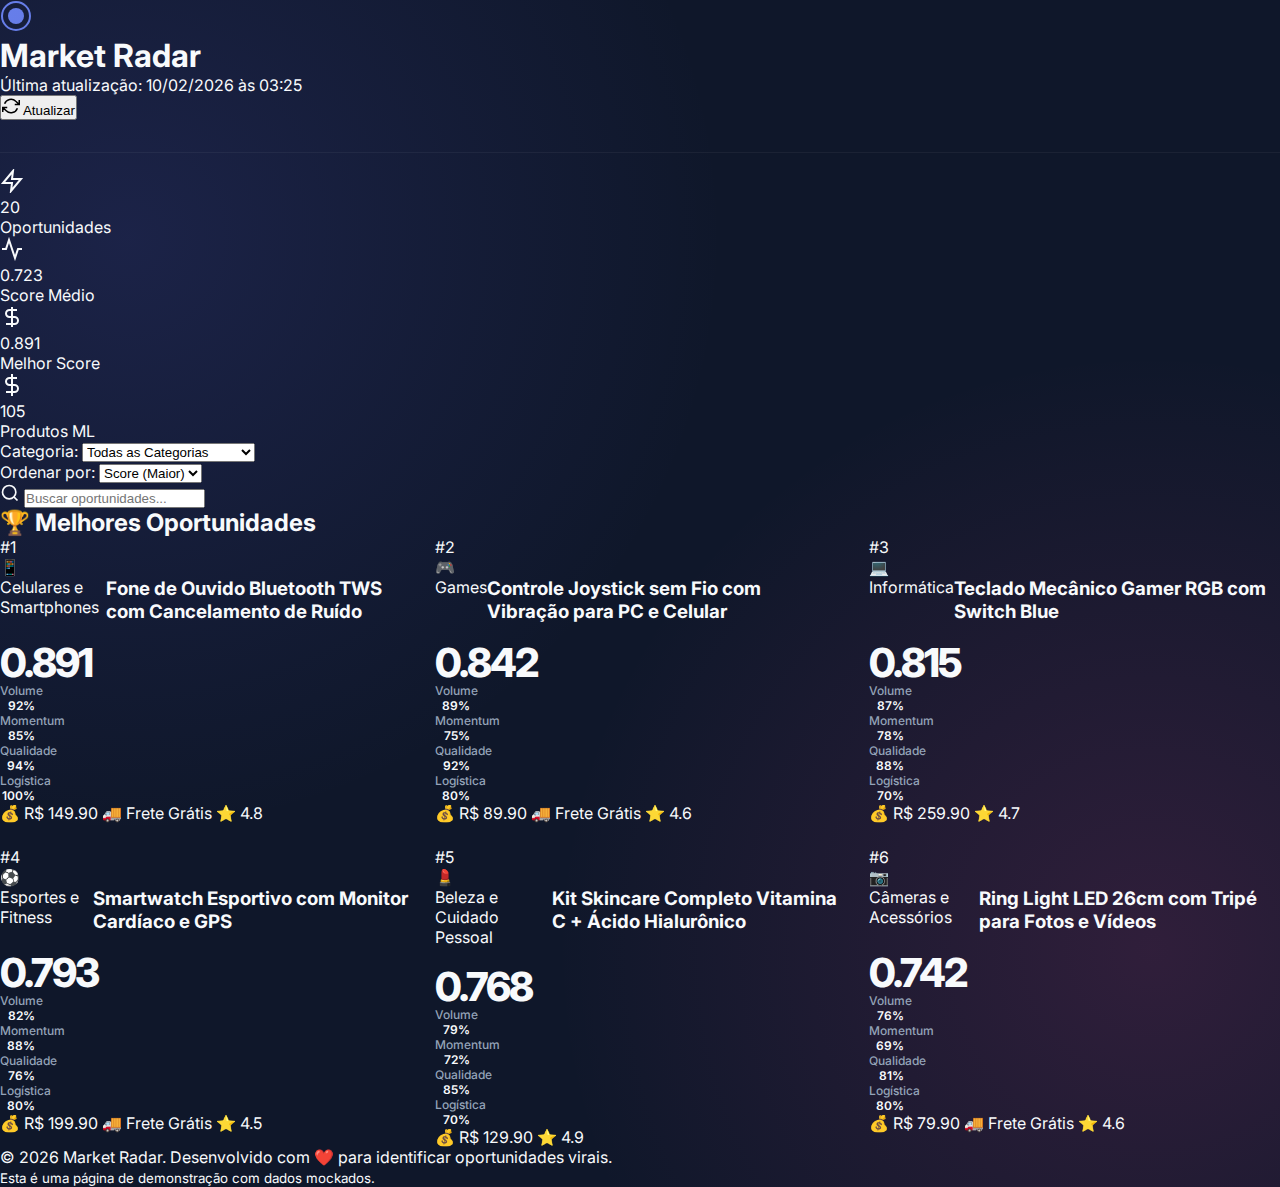
<file: web/demo.html>
<!DOCTYPE html>
<html lang="pt-BR">

<head>
    <meta charset="UTF-8">
    <meta name="viewport" content="width=device-width, initial-scale=1.0">
    <title>Market Radar - Preview Demo</title>
    <link href="https://fonts.googleapis.com/css2?family=Inter:wght@300;400;500;600;700;800&display=swap"
        rel="stylesheet">
    <link rel="stylesheet" href="style.css">
</head>

<body>
    <div class="background-gradient"></div>

    <header class="header">
        <div class="container">
            <div class="header-content">
                <div class="logo">
                    <svg width="32" height="32" viewBox="0 0 32 32" fill="none">
                        <circle cx="16" cy="16" r="14" stroke="url(#gradient)" stroke-width="2" />
                        <circle cx="16" cy="16" r="8" fill="url(#gradient)" />
                        <defs>
                            <linearGradient id="gradient" x1="0" y1="0" x2="32" y2="32">
                                <stop offset="0%" stop-color="#667eea" />
                                <stop offset="100%" stop-color="#764ba2" />
                            </linearGradient>
                        </defs>
                    </svg>
                    <h1>Market Radar</h1>
                </div>
                <div class="header-stats">
                    <div class="stat-pill">
                        <span class="stat-label">Última atualização:</span>
                        <span class="stat-value">10/02/2026 às 03:25</span>
                    </div>
                    <button class="btn-refresh">
                        <svg width="18" height="18" viewBox="0 0 24 24" fill="none" stroke="currentColor"
                            stroke-width="2">
                            <path
                                d="M23 4v6h-6M1 20v-6h6M3.51 9a9 9 0 0 1 14.85-3.36L23 10M1 14l4.64 4.36A9 9 0 0 0 20.49 15" />
                        </svg>
                        Atualizar
                    </button>
                </div>
            </div>
        </div>
    </header>

    <main class="main-content">
        <div class="container">

            <section class="hero-stats">
                <div class="stat-card">
                    <div class="stat-icon purple">
                        <svg width="24" height="24" viewBox="0 0 24 24" fill="none" stroke="currentColor"
                            stroke-width="2">
                            <path d="M13 2L3 14h9l-1 8 10-12h-9l1-8z" />
                        </svg>
                    </div>
                    <div class="stat-content">
                        <div class="stat-number">20</div>
                        <div class="stat-text">Oportunidades</div>
                    </div>
                </div>

                <div class="stat-card">
                    <div class="stat-icon blue">
                        <svg width="24" height="24" viewBox="0 0 24 24" fill="none" stroke="currentColor"
                            stroke-width="2">
                            <polyline points="22 12 18 12 15 21 9 3 6 12 2 12" />
                        </svg>
                    </div>
                    <div class="stat-content">
                        <div class="stat-number">0.723</div>
                        <div class="stat-text">Score Médio</div>
                    </div>
                </div>

                <div class="stat-card">
                    <div class="stat-icon green">
                        <svg width="24" height="24" viewBox="0 0 24 24" fill="none" stroke="currentColor"
                            stroke-width="2">
                            <path d="M12 2v20M17 5H9.5a3.5 3.5 0 0 0 0 7h5a3.5 3.5 0 0 1 0 7H6" />
                        </svg>
                    </div>
                    <div class="stat-content">
                        <div class="stat-number">0.891</div>
                        <div class="stat-text">Melhor Score</div>
                    </div>
                </div>

                <div class="stat-card">
                    <div class="stat-icon orange">
                        <svg width="24" height="24" viewBox="0 0 24 24" fill="none" stroke="currentColor"
                            stroke-width="2">
                            <line x1="12" y1="1" x2="12" y2="23" />
                            <path d="M17 5H9.5a3.5 3.5 0 0 0 0 7h5a3.5 3.5 0 0 1 0 7H6" />
                        </svg>
                    </div>
                    <div class="stat-content">
                        <div class="stat-number">105</div>
                        <div class="stat-text">Produtos ML</div>
                    </div>
                </div>
            </section>

            <section class="filters">
                <div class="filter-group">
                    <label>Categoria:</label>
                    <select>
                        <option>Todas as Categorias</option>
                        <option>Celulares e Smartphones</option>
                        <option>Games</option>
                        <option>Informática</option>
                    </select>
                </div>
                <div class="filter-group">
                    <label>Ordenar por:</label>
                    <select>
                        <option>Score (Maior)</option>
                        <option>Volume</option>
                        <option>Momentum</option>
                        <option>Qualidade</option>
                    </select>
                </div>
                <div class="search-box">
                    <svg width="20" height="20" viewBox="0 0 24 24" fill="none" stroke="currentColor" stroke-width="2">
                        <circle cx="11" cy="11" r="8" />
                        <path d="m21 21-4.35-4.35" />
                    </svg>
                    <input type="text" placeholder="Buscar oportunidades...">
                </div>
            </section>

            <section class="opportunities-section">
                <h2 class="section-title">
                    <span class="title-icon">🏆</span>
                    Melhores Oportunidades
                </h2>

                <div class="opportunities-grid">

                    <!-- Card 1 -->
                    <div class="opportunity-card">
                        <div class="card-rank">#1</div>
                        <div class="card-thumbnail no-image">📱</div>
                        <div class="card-content">
                            <div class="card-header">
                                <span class="card-category">Celulares e Smartphones</span>
                                <h3 class="card-title">Fone de Ouvido Bluetooth TWS com Cancelamento de Ruído</h3>
                            </div>
                            <div class="card-score">
                                <div class="score-bar">
                                    <div class="score-fill" style="width: 89.1%"></div>
                                </div>
                                <div class="score-value">0.891</div>
                            </div>
                            <div class="card-metrics">
                                <div class="metric">
                                    <div class="metric-label">Volume</div>
                                    <div class="metric-value">92%</div>
                                </div>
                                <div class="metric">
                                    <div class="metric-label">Momentum</div>
                                    <div class="metric-value">85%</div>
                                </div>
                                <div class="metric">
                                    <div class="metric-label">Qualidade</div>
                                    <div class="metric-value">94%</div>
                                </div>
                                <div class="metric">
                                    <div class="metric-label">Logística</div>
                                    <div class="metric-value">100%</div>
                                </div>
                            </div>
                            <div class="card-footer">
                                <span class="badge info">💰 R$ 149.90</span>
                                <span class="badge success">🚚 Frete Grátis</span>
                                <span class="badge warning">⭐ 4.8</span>
                            </div>
                        </div>
                    </div>

                    <!-- Card 2 -->
                    <div class="opportunity-card" style="animation-delay: 0.05s">
                        <div class="card-rank">#2</div>
                        <div class="card-thumbnail no-image">🎮</div>
                        <div class="card-content">
                            <div class="card-header">
                                <span class="card-category">Games</span>
                                <h3 class="card-title">Controle Joystick sem Fio com Vibração para PC e Celular</h3>
                            </div>
                            <div class="card-score">
                                <div class="score-bar">
                                    <div class="score-fill" style="width: 84.2%"></div>
                                </div>
                                <div class="score-value">0.842</div>
                            </div>
                            <div class="card-metrics">
                                <div class="metric">
                                    <div class="metric-label">Volume</div>
                                    <div class="metric-value">89%</div>
                                </div>
                                <div class="metric">
                                    <div class="metric-label">Momentum</div>
                                    <div class="metric-value">75%</div>
                                </div>
                                <div class="metric">
                                    <div class="metric-label">Qualidade</div>
                                    <div class="metric-value">92%</div>
                                </div>
                                <div class="metric">
                                    <div class="metric-label">Logística</div>
                                    <div class="metric-value">80%</div>
                                </div>
                            </div>
                            <div class="card-footer">
                                <span class="badge info">💰 R$ 89.90</span>
                                <span class="badge success">🚚 Frete Grátis</span>
                                <span class="badge warning">⭐ 4.6</span>
                            </div>
                        </div>
                    </div>

                    <!-- Card 3 -->
                    <div class="opportunity-card" style="animation-delay: 0.1s">
                        <div class="card-rank">#3</div>
                        <div class="card-thumbnail no-image">💻</div>
                        <div class="card-content">
                            <div class="card-header">
                                <span class="card-category">Informática</span>
                                <h3 class="card-title">Teclado Mecânico Gamer RGB com Switch Blue</h3>
                            </div>
                            <div class="card-score">
                                <div class="score-bar">
                                    <div class="score-fill" style="width: 81.5%"></div>
                                </div>
                                <div class="score-value">0.815</div>
                            </div>
                            <div class="card-metrics">
                                <div class="metric">
                                    <div class="metric-label">Volume</div>
                                    <div class="metric-value">87%</div>
                                </div>
                                <div class="metric">
                                    <div class="metric-label">Momentum</div>
                                    <div class="metric-value">78%</div>
                                </div>
                                <div class="metric">
                                    <div class="metric-label">Qualidade</div>
                                    <div class="metric-value">88%</div>
                                </div>
                                <div class="metric">
                                    <div class="metric-label">Logística</div>
                                    <div class="metric-value">70%</div>
                                </div>
                            </div>
                            <div class="card-footer">
                                <span class="badge info">💰 R$ 259.90</span>
                                <span class="badge warning">⭐ 4.7</span>
                            </div>
                        </div>
                    </div>

                    <!-- Card 4 -->
                    <div class="opportunity-card" style="animation-delay: 0.15s">
                        <div class="card-rank">#4</div>
                        <div class="card-thumbnail no-image">⚽</div>
                        <div class="card-content">
                            <div class="card-header">
                                <span class="card-category">Esportes e Fitness</span>
                                <h3 class="card-title">Smartwatch Esportivo com Monitor Cardíaco e GPS</h3>
                            </div>
                            <div class="card-score">
                                <div class="score-bar">
                                    <div class="score-fill" style="width: 79.3%"></div>
                                </div>
                                <div class="score-value">0.793</div>
                            </div>
                            <div class="card-metrics">
                                <div class="metric">
                                    <div class="metric-label">Volume</div>
                                    <div class="metric-value">82%</div>
                                </div>
                                <div class="metric">
                                    <div class="metric-label">Momentum</div>
                                    <div class="metric-value">88%</div>
                                </div>
                                <div class="metric">
                                    <div class="metric-label">Qualidade</div>
                                    <div class="metric-value">76%</div>
                                </div>
                                <div class="metric">
                                    <div class="metric-label">Logística</div>
                                    <div class="metric-value">80%</div>
                                </div>
                            </div>
                            <div class="card-footer">
                                <span class="badge info">💰 R$ 199.90</span>
                                <span class="badge success">🚚 Frete Grátis</span>
                                <span class="badge warning">⭐ 4.5</span>
                            </div>
                        </div>
                    </div>

                    <!-- Card 5 -->
                    <div class="opportunity-card" style="animation-delay: 0.2s">
                        <div class="card-rank">#5</div>
                        <div class="card-thumbnail no-image">💄</div>
                        <div class="card-content">
                            <div class="card-header">
                                <span class="card-category">Beleza e Cuidado Pessoal</span>
                                <h3 class="card-title">Kit Skincare Completo Vitamina C + Ácido Hialurônico</h3>
                            </div>
                            <div class="card-score">
                                <div class="score-bar">
                                    <div class="score-fill" style="width: 76.8%"></div>
                                </div>
                                <div class="score-value">0.768</div>
                            </div>
                            <div class="card-metrics">
                                <div class="metric">
                                    <div class="metric-label">Volume</div>
                                    <div class="metric-value">79%</div>
                                </div>
                                <div class="metric">
                                    <div class="metric-label">Momentum</div>
                                    <div class="metric-value">72%</div>
                                </div>
                                <div class="metric">
                                    <div class="metric-label">Qualidade</div>
                                    <div class="metric-value">85%</div>
                                </div>
                                <div class="metric">
                                    <div class="metric-label">Logística</div>
                                    <div class="metric-value">70%</div>
                                </div>
                            </div>
                            <div class="card-footer">
                                <span class="badge info">💰 R$ 129.90</span>
                                <span class="badge warning">⭐ 4.9</span>
                            </div>
                        </div>
                    </div>

                    <!-- Card 6 -->
                    <div class="opportunity-card" style="animation-delay: 0.25s">
                        <div class="card-rank">#6</div>
                        <div class="card-thumbnail no-image">📷</div>
                        <div class="card-content">
                            <div class="card-header">
                                <span class="card-category">Câmeras e Acessórios</span>
                                <h3 class="card-title">Ring Light LED 26cm com Tripé para Fotos e Vídeos</h3>
                            </div>
                            <div class="card-score">
                                <div class="score-bar">
                                    <div class="score-fill" style="width: 74.2%"></div>
                                </div>
                                <div class="score-value">0.742</div>
                            </div>
                            <div class="card-metrics">
                                <div class="metric">
                                    <div class="metric-label">Volume</div>
                                    <div class="metric-value">76%</div>
                                </div>
                                <div class="metric">
                                    <div class="metric-label">Momentum</div>
                                    <div class="metric-value">69%</div>
                                </div>
                                <div class="metric">
                                    <div class="metric-label">Qualidade</div>
                                    <div class="metric-value">81%</div>
                                </div>
                                <div class="metric">
                                    <div class="metric-label">Logística</div>
                                    <div class="metric-value">80%</div>
                                </div>
                            </div>
                            <div class="card-footer">
                                <span class="badge info">💰 R$ 79.90</span>
                                <span class="badge success">🚚 Frete Grátis</span>
                                <span class="badge warning">⭐ 4.6</span>
                            </div>
                        </div>
                    </div>

                </div>
            </section>

        </div>
    </main>

    <footer class="footer">
        <div class="container">
            <p>&copy; 2026 Market Radar. Desenvolvido com ❤️ para identificar oportunidades virais.</p>
            <p><small>Esta é uma página de demonstração com dados mockados.</small></p>
        </div>
    </footer>

</body>

</html>
</file>
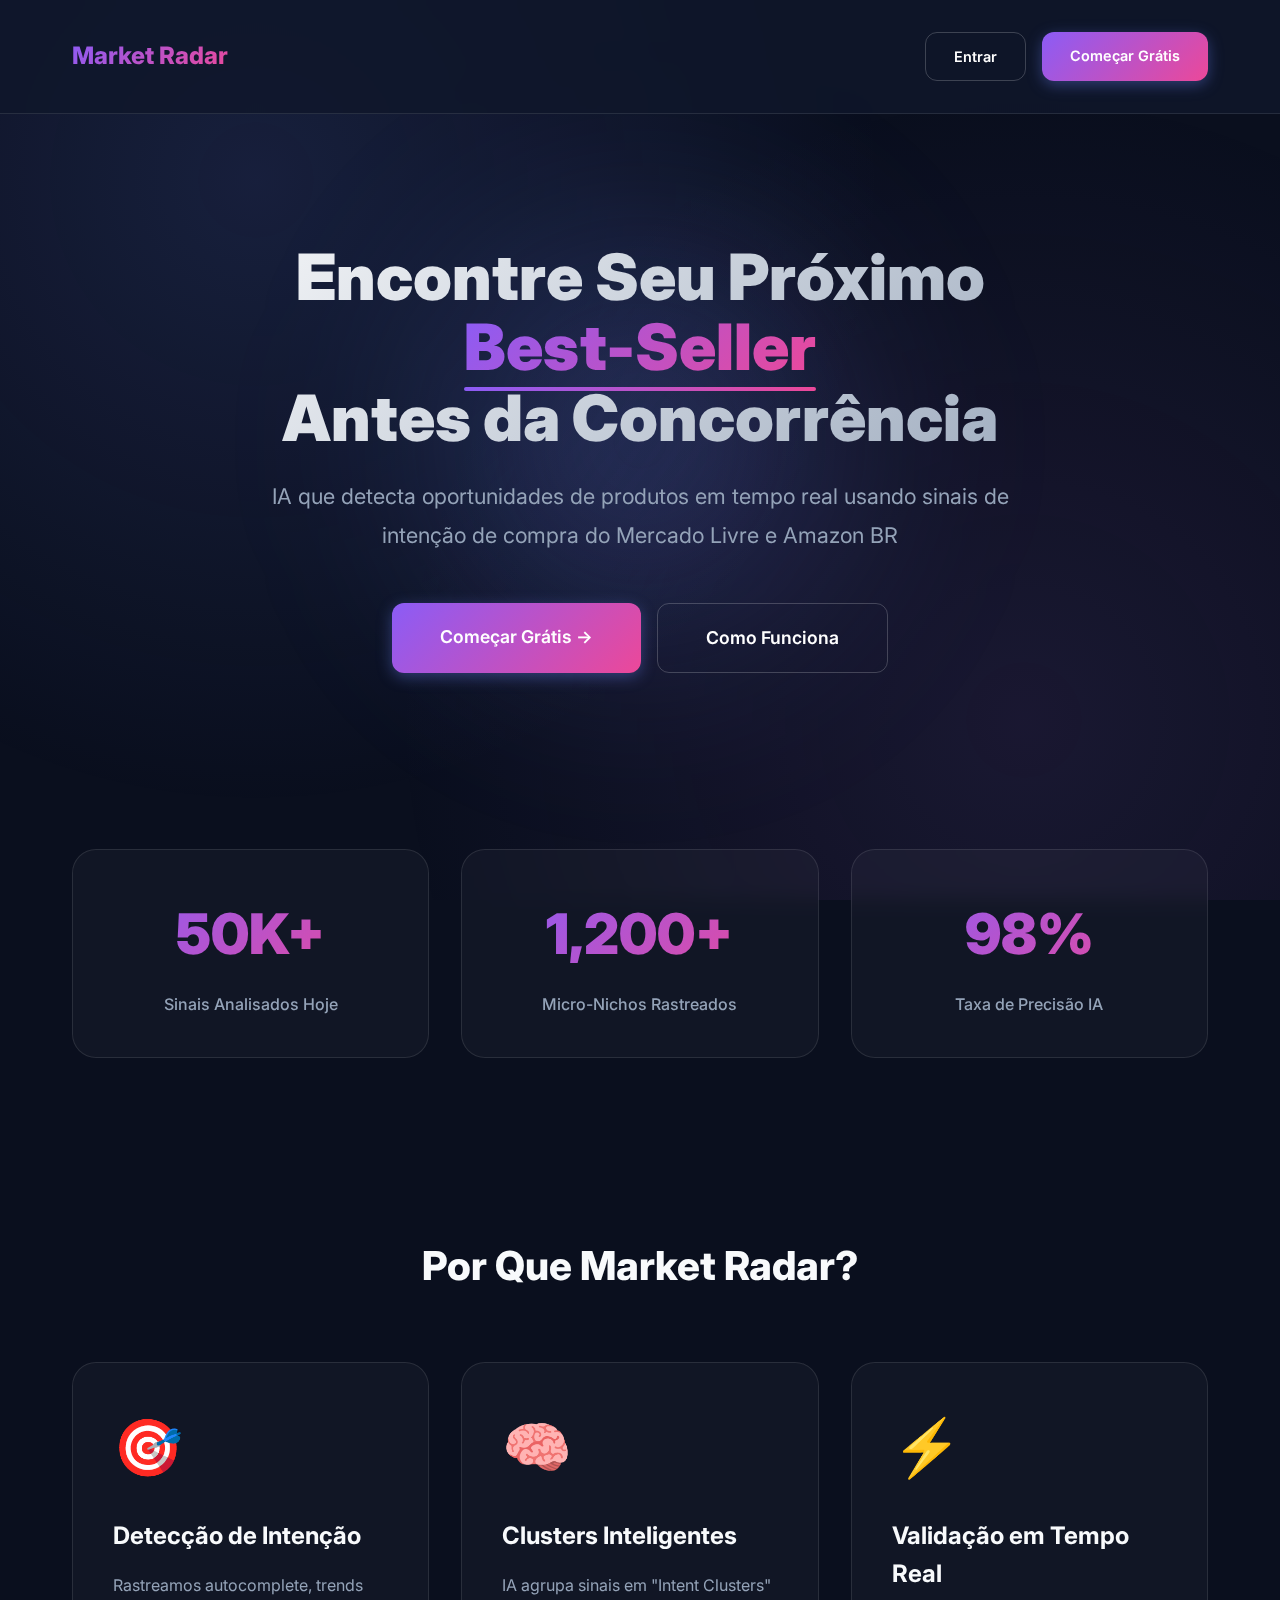
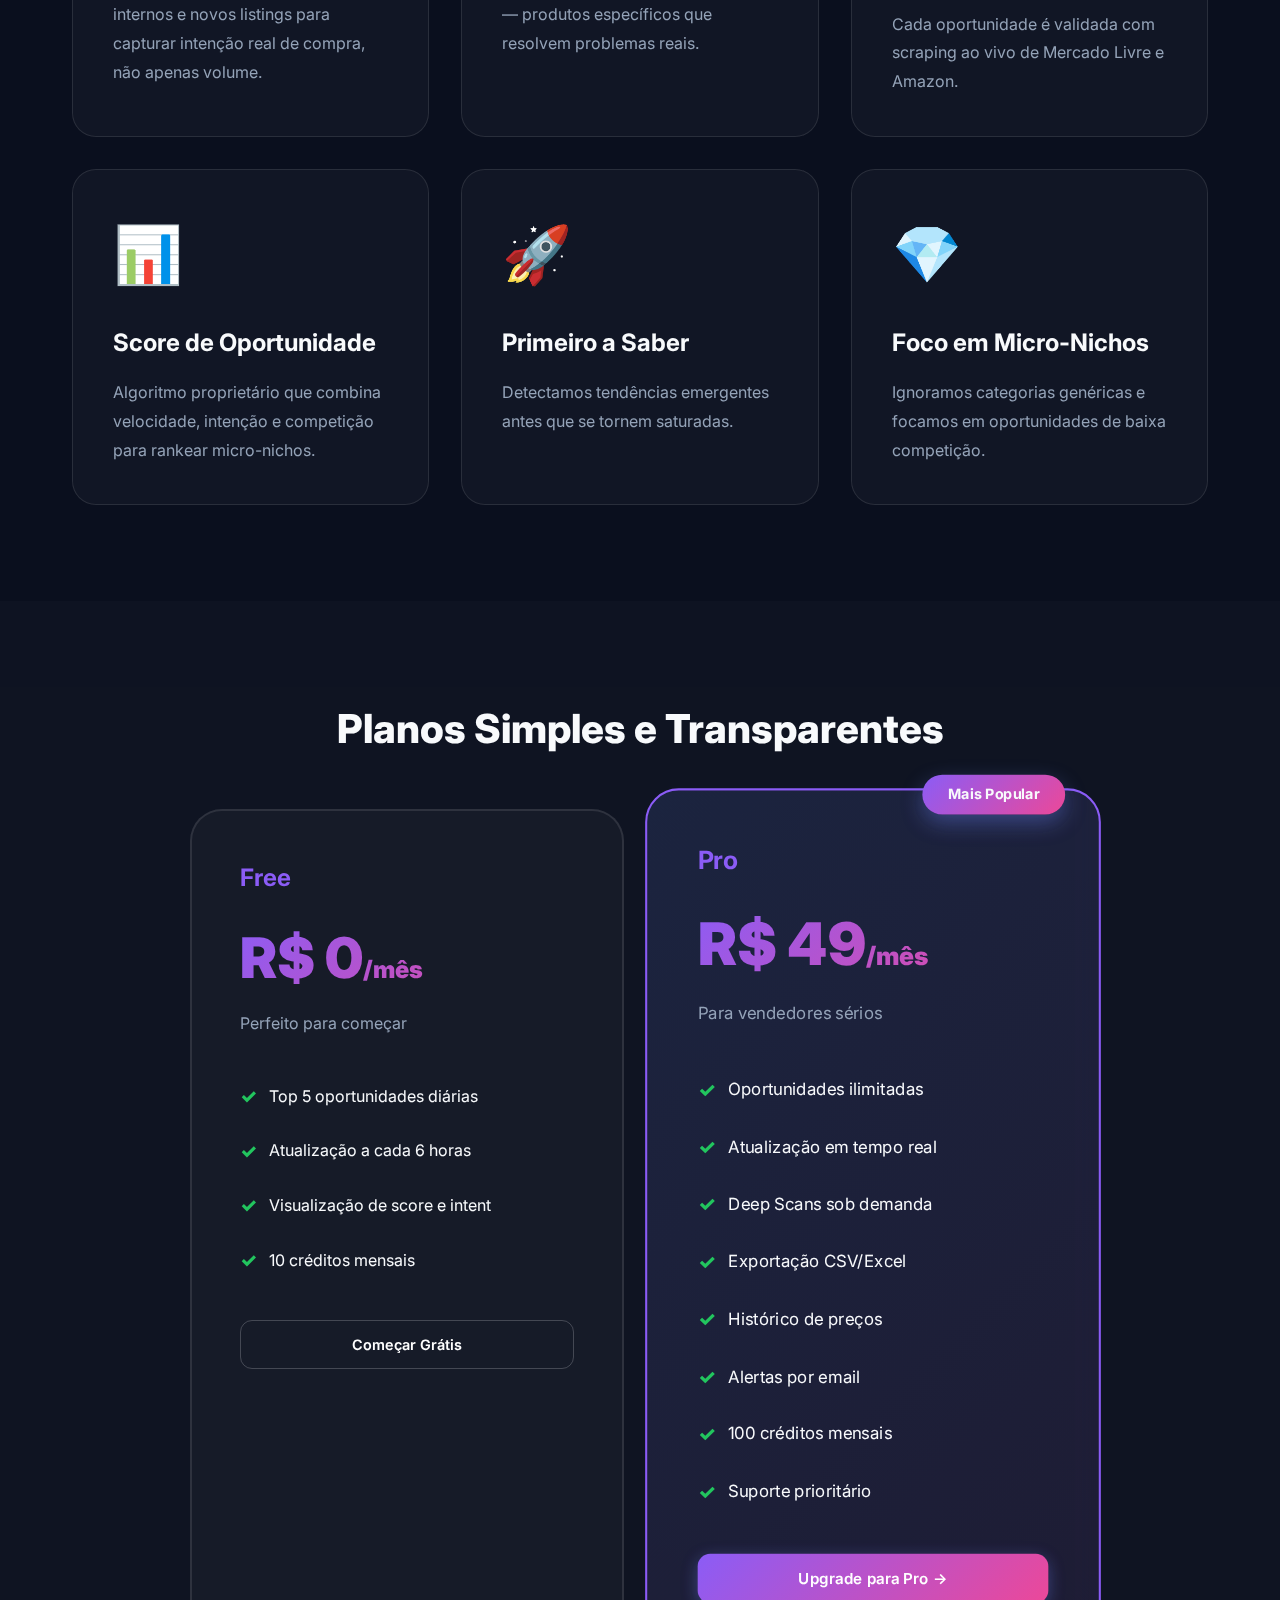
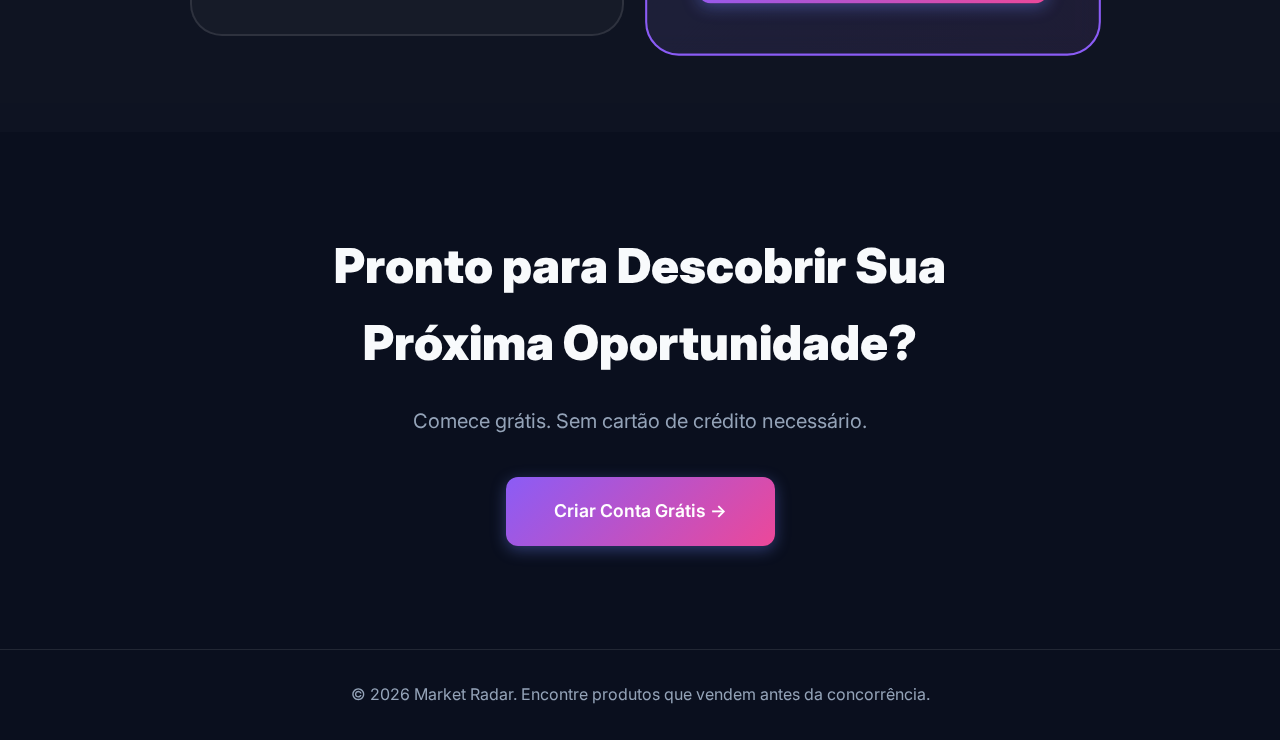
<file: web/landing.html>
<!DOCTYPE html>
<html lang="pt-BR">

<head>
    <meta charset="UTF-8">
    <meta name="viewport" content="width=device-width, initial-scale=1.0">
    <title>Market Radar - Encontre Seu Próximo Best-Seller Antes da Concorrência</title>
    <meta name="description"
        content="IA que detecta oportunidades de produtos em tempo real no Mercado Livre e Amazon usando sinais de intenção de compra.">
    <link rel="preconnect" href="https://fonts.googleapis.com">
    <link rel="preconnect" href="https://fonts.gstatic.com" crossorigin>
    <link href="https://fonts.googleapis.com/css2?family=Inter:wght@300;400;500;600;700;800;900&display=swap"
        rel="stylesheet">
    <style>
        * {
            margin: 0;
            padding: 0;
            box-sizing: border-box;
        }

        :root {
            --primary: #8b5cf6;
            --secondary: #ec4899;
            --dark: #0f172a;
            --darker: #0a0f1e;
            --text-light: #f8fafc;
            --text-muted: #94a3b8;
        }

        body {
            font-family: 'Inter', sans-serif;
            background: var(--darker);
            color: var(--text-light);
            line-height: 1.6;
            overflow-x: hidden;
        }

        .gradient-bg {
            position: fixed;
            top: 0;
            left: 0;
            right: 0;
            bottom: 0;
            background: radial-gradient(circle at 20% 20%, rgba(102, 126, 234, 0.15) 0%, transparent 50%),
                radial-gradient(circle at 80% 80%, rgba(118, 75, 162, 0.15) 0%, transparent 50%);
            pointer-events: none;
            z-index: 0;
        }

        .container {
            max-width: 1200px;
            margin: 0 auto;
            padding: 0 2rem;
            position: relative;
            z-index: 1;
        }

        /* Header */
        header {
            padding: 2rem 0;
            position: sticky;
            top: 0;
            background: rgba(15, 23, 42, 0.8);
            backdrop-filter: blur(12px);
            z-index: 100;
            border-bottom: 1px solid rgba(255, 255, 255, 0.1);
        }

        nav {
            display: flex;
            justify-content: space-between;
            align-items: center;
        }

        .logo {
            font-size: 1.5rem;
            font-weight: 800;
            background: linear-gradient(135deg, var(--primary) 0%, var(--secondary) 100%);
            -webkit-background-clip: text;
            -webkit-text-fill-color: transparent;
            background-clip: text;
        }

        .nav-buttons {
            display: flex;
            gap: 1rem;
        }

        .btn {
            padding: 0.75rem 1.75rem;
            border-radius: 0.75rem;
            font-weight: 600;
            font-size: 0.9rem;
            cursor: pointer;
            transition: all 0.3s ease;
            text-decoration: none;
            display: inline-block;
        }

        .btn-secondary {
            background: transparent;
            border: 1px solid rgba(255, 255, 255, 0.2);
            color: white;
        }

        .btn-secondary:hover {
            border-color: var(--primary);
            background: rgba(102, 126, 234, 0.1);
        }

        .btn-primary {
            background: linear-gradient(135deg, var(--primary) 0%, var(--secondary) 100%);
            border: none;
            color: white;
            box-shadow: 0 4px 15px rgba(102, 126, 234, 0.4);
        }

        .btn-primary:hover {
            transform: translateY(-2px);
            box-shadow: 0 8px 25px rgba(102, 126, 234, 0.5);
        }

        /* Hero Section */
        .hero {
            padding: 8rem 0 6rem;
            text-align: center;
            position: relative;
        }

        .hero::before {
            content: '';
            position: absolute;
            top: 50%;
            left: 50%;
            width: 600px;
            height: 600px;
            background: radial-gradient(circle, rgba(102, 126, 234, 0.3) 0%, transparent 70%);
            border-radius: 50%;
            transform: translate(-50%, -50%);
            filter: blur(80px);
            animation: pulse 8s ease-in-out infinite;
            z-index: -1;
        }

        @keyframes pulse {

            0%,
            100% {
                transform: translate(-50%, -50%) scale(1);
                opacity: 0.5;
            }

            50% {
                transform: translate(-50%, -50%) scale(1.1);
                opacity: 0.8;
            }
        }

        .hero h1 {
            font-size: 4rem;
            font-weight: 900;
            line-height: 1.1;
            margin-bottom: 1.5rem;
            background: linear-gradient(135deg, #ffffff 0%, var(--text-muted) 100%);
            -webkit-background-clip: text;
            -webkit-text-fill-color: transparent;
            background-clip: text;
            animation: fadeInUp 0.8s ease-out;
        }

        @keyframes fadeInUp {
            from {
                opacity: 0;
                transform: translateY(30px);
            }

            to {
                opacity: 1;
                transform: translateY(0);
            }
        }

        .hero .highlight {
            background: linear-gradient(135deg, var(--primary) 0%, var(--secondary) 100%);
            -webkit-background-clip: text;
            -webkit-text-fill-color: transparent;
            background-clip: text;
            position: relative;
            display: inline-block;
        }

        .hero .highlight::after {
            content: '';
            position: absolute;
            bottom: -8px;
            left: 0;
            right: 0;
            height: 4px;
            background: linear-gradient(135deg, var(--primary) 0%, var(--secondary) 100%);
            border-radius: 2px;
            animation: expand 1s ease-out 0.5s both;
        }

        @keyframes expand {
            from {
                width: 0;
                left: 50%;
            }

            to {
                width: 100%;
                left: 0;
            }
        }

        .hero p {
            font-size: 1.35rem;
            color: var(--text-muted);
            max-width: 750px;
            margin: 0 auto 2.5rem;
            line-height: 1.8;
            animation: fadeInUp 0.8s ease-out 0.2s both;
        }

        .hero-cta {
            display: flex;
            gap: 1rem;
            justify-content: center;
            margin-top: 3rem;
            animation: fadeInUp 0.8s ease-out 0.4s both;
        }

        .btn-large {
            padding: 1.25rem 3rem;
            font-size: 1.1rem;
            position: relative;
            overflow: hidden;
        }

        .btn-large::before {
            content: '';
            position: absolute;
            top: 50%;
            left: 50%;
            width: 0;
            height: 0;
            background: rgba(255, 255, 255, 0.2);
            border-radius: 50%;
            transform: translate(-50%, -50%);
            transition: width 0.6s, height 0.6s;
        }

        .btn-large:hover::before {
            width: 300px;
            height: 300px;
        }

        /* Stats Section */
        .stats {
            display: grid;
            grid-template-columns: repeat(3, 1fr);
            gap: 2rem;
            margin: 5rem 0;
        }

        .stat-card {
            text-align: center;
            padding: 2.5rem;
            background: rgba(255, 255, 255, 0.03);
            border: 1px solid rgba(255, 255, 255, 0.1);
            border-radius: 1.5rem;
            backdrop-filter: blur(10px);
            transition: all 0.4s cubic-bezier(0.4, 0, 0.2, 1);
            position: relative;
            overflow: hidden;
        }

        .stat-card::before {
            content: '';
            position: absolute;
            top: 0;
            left: -100%;
            width: 100%;
            height: 100%;
            background: linear-gradient(90deg, transparent, rgba(102, 126, 234, 0.1), transparent);
            transition: left 0.5s;
        }

        .stat-card:hover::before {
            left: 100%;
        }

        .stat-card:hover {
            transform: translateY(-8px);
            border-color: var(--primary);
            box-shadow: 0 20px 40px rgba(102, 126, 234, 0.2);
        }

        .stat-number {
            font-size: 3.5rem;
            font-weight: 900;
            background: linear-gradient(135deg, var(--primary) 0%, var(--secondary) 100%);
            -webkit-background-clip: text;
            -webkit-text-fill-color: transparent;
            background-clip: text;
            margin-bottom: 0.75rem;
            animation: countUp 2s ease-out;
        }

        @keyframes countUp {
            from {
                opacity: 0;
                transform: scale(0.5);
            }

            to {
                opacity: 1;
                transform: scale(1);
            }
        }

        .stat-label {
            color: var(--text-muted);
            font-size: 1rem;
            font-weight: 500;
        }

        /* Features Section */
        .features {
            padding: 6rem 0;
        }

        .section-title {
            text-align: center;
            font-size: 2.5rem;
            font-weight: 800;
            margin-bottom: 3rem;
        }

        .features-grid {
            display: grid;
            grid-template-columns: repeat(3, 1fr);
            gap: 2rem;
            margin-top: 4rem;
        }

        .feature-card {
            padding: 2.5rem;
            background: rgba(255, 255, 255, 0.03);
            border: 1px solid rgba(255, 255, 255, 0.1);
            border-radius: 1.5rem;
            transition: all 0.4s cubic-bezier(0.4, 0, 0.2, 1);
            cursor: pointer;
            position: relative;
            overflow: hidden;
        }

        .feature-card::before {
            content: '';
            position: absolute;
            top: 0;
            left: 0;
            right: 0;
            bottom: 0;
            background: linear-gradient(135deg, rgba(102, 126, 234, 0.1) 0%, rgba(118, 75, 162, 0.1) 100%);
            opacity: 0;
            transition: opacity 0.4s;
        }

        .feature-card:hover::before {
            opacity: 1;
        }

        .feature-card:hover {
            transform: translateY(-12px) scale(1.02);
            border-color: var(--primary);
            box-shadow: 0 25px 50px rgba(102, 126, 234, 0.3);
        }

        .feature-icon {
            font-size: 3.5rem;
            margin-bottom: 1.5rem;
            display: inline-block;
            transition: transform 0.4s cubic-bezier(0.68, -0.55, 0.265, 1.55);
            position: relative;
        }

        .feature-card:hover .feature-icon {
            transform: scale(1.2) rotate(5deg);
        }

        .feature-card h3 {
            font-size: 1.5rem;
            margin-bottom: 1rem;
            position: relative;
        }

        .feature-card p {
            color: var(--text-muted);
            line-height: 1.8;
            position: relative;
        }

        /* Pricing Section */
        .pricing {
            padding: 6rem 0;
            background: rgba(255, 255, 255, 0.02);
        }

        .pricing-grid {
            display: grid;
            grid-template-columns: repeat(2, 1fr);
            gap: 2rem;
            max-width: 900px;
            margin: 0 auto;
        }

        .pricing-card {
            padding: 3rem;
            background: rgba(255, 255, 255, 0.03);
            border: 2px solid rgba(255, 255, 255, 0.1);
            border-radius: 2rem;
            position: relative;
            transition: all 0.4s cubic-bezier(0.4, 0, 0.2, 1);
            backdrop-filter: blur(10px);
        }

        .pricing-card:hover {
            transform: translateY(-12px);
            box-shadow: 0 25px 50px rgba(0, 0, 0, 0.3);
        }

        .pricing-card.featured {
            border-color: var(--primary);
            background: linear-gradient(135deg, rgba(102, 126, 234, 0.15) 0%, rgba(118, 75, 162, 0.15) 100%);
            transform: scale(1.05);
        }

        .pricing-card.featured:hover {
            transform: scale(1.08) translateY(-12px);
        }

        .pricing-badge {
            position: absolute;
            top: -15px;
            right: 2rem;
            background: linear-gradient(135deg, var(--primary) 0%, var(--secondary) 100%);
            padding: 0.5rem 1.5rem;
            border-radius: 2rem;
            font-size: 0.85rem;
            font-weight: 700;
            box-shadow: 0 8px 20px rgba(102, 126, 234, 0.4);
            animation: bounce 2s ease-in-out infinite;
        }

        @keyframes bounce {

            0%,
            100% {
                transform: translateY(0);
            }

            50% {
                transform: translateY(-5px);
            }
        }

        .pricing-plan {
            font-size: 1.5rem;
            font-weight: 700;
            margin-bottom: 1rem;
            color: var(--primary);
        }

        .pricing-price {
            font-size: 3.5rem;
            font-weight: 900;
            margin-bottom: 0.5rem;
            background: linear-gradient(135deg, var(--primary) 0%, var(--secondary) 100%);
            -webkit-background-clip: text;
            -webkit-text-fill-color: transparent;
            background-clip: text;
        }

        .pricing-price span {
            font-size: 1.5rem;
            color: var(--text-muted);
        }

        .pricing-features {
            list-style: none;
            margin: 2rem 0;
        }

        .pricing-features li {
            padding: 0.75rem 0;
            display: flex;
            align-items: center;
            gap: 0.75rem;
        }

        .pricing-features li::before {
            content: "✓";
            color: #22c55e;
            font-weight: 800;
            font-size: 1.2rem;
        }

        /* CTA Section */
        .cta-section {
            padding: 6rem 0;
            text-align: center;
        }

        .cta-section h2 {
            font-size: 3rem;
            font-weight: 900;
            margin-bottom: 1.5rem;
        }

        .cta-section p {
            font-size: 1.25rem;
            color: var(--text-muted);
            margin-bottom: 2.5rem;
        }

        /* Footer */
        footer {
            padding: 2rem 0;
            text-align: center;
            color: var(--text-muted);
            border-top: 1px solid rgba(255, 255, 255, 0.1);
        }

        /* Responsive */
        @media (max-width: 768px) {
            .hero h1 {
                font-size: 2.5rem;
            }

            .stats,
            .features-grid,
            .pricing-grid {
                grid-template-columns: 1fr;
            }

            .hero-cta {
                flex-direction: column;
            }
        }
    </style>
</head>

<body>
    <div class="gradient-bg"></div>

    <header>
        <div class="container">
            <nav>
                <div class="logo">Market Radar</div>
                <div class="nav-buttons">
                    <a href="/login.html" class="btn btn-secondary">Entrar</a>
                    <a href="/login.html" class="btn btn-primary">Começar Grátis</a>
                </div>
            </nav>
        </div>
    </header>

    <main>
        <!-- Hero Section -->
        <section class="hero">
            <div class="container">
                <h1>Encontre Seu Próximo<br><span class="highlight">Best-Seller</span><br>Antes da Concorrência</h1>
                <p>IA que detecta oportunidades de produtos em tempo real usando sinais de intenção de compra do Mercado
                    Livre e Amazon BR</p>

                <div class="hero-cta">
                    <a href="/login.html" class="btn btn-primary btn-large">Começar Grátis →</a>
                    <a href="#features" class="btn btn-secondary btn-large">Como Funciona</a>
                </div>
            </div>
        </section>

        <!-- Stats Section -->
        <section class="container">
            <div class="stats">
                <div class="stat-card">
                    <div class="stat-number">50K+</div>
                    <div class="stat-label">Sinais Analisados Hoje</div>
                </div>
                <div class="stat-card">
                    <div class="stat-number">1,200+</div>
                    <div class="stat-label">Micro-Nichos Rastreados</div>
                </div>
                <div class="stat-card">
                    <div class="stat-number">98%</div>
                    <div class="stat-label">Taxa de Precisão IA</div>
                </div>
            </div>
        </section>

        <!-- Features Section -->
        <section class="features" id="features">
            <div class="container">
                <h2 class="section-title">Por Que Market Radar?</h2>

                <div class="features-grid">
                    <div class="feature-card">
                        <div class="feature-icon">🎯</div>
                        <h3>Detecção de Intenção</h3>
                        <p>Rastreamos autocomplete, trends internos e novos listings para capturar intenção real de
                            compra, não apenas volume.</p>
                    </div>

                    <div class="feature-card">
                        <div class="feature-icon">🧠</div>
                        <h3>Clusters Inteligentes</h3>
                        <p>IA agrupa sinais em "Intent Clusters" — produtos específicos que resolvem problemas reais.
                        </p>
                    </div>

                    <div class="feature-card">
                        <div class="feature-icon">⚡</div>
                        <h3>Validação em Tempo Real</h3>
                        <p>Cada oportunidade é validada com scraping ao vivo de Mercado Livre e Amazon.</p>
                    </div>

                    <div class="feature-card">
                        <div class="feature-icon">📊</div>
                        <h3>Score de Oportunidade</h3>
                        <p>Algoritmo proprietário que combina velocidade, intenção e competição para rankear
                            micro-nichos.</p>
                    </div>

                    <div class="feature-card">
                        <div class="feature-icon">🚀</div>
                        <h3>Primeiro a Saber</h3>
                        <p>Detectamos tendências emergentes antes que se tornem saturadas.</p>
                    </div>

                    <div class="feature-card">
                        <div class="feature-icon">💎</div>
                        <h3>Foco em Micro-Nichos</h3>
                        <p>Ignoramos categorias genéricas e focamos em oportunidades de baixa competição.</p>
                    </div>
                </div>
            </div>
        </section>

        <!-- Pricing Section -->
        <section class="pricing">
            <div class="container">
                <h2 class="section-title">Planos Simples e Transparentes</h2>

                <div class="pricing-grid">
                    <!-- Free Plan -->
                    <div class="pricing-card">
                        <div class="pricing-plan">Free</div>
                        <div class="pricing-price">R$ 0<span>/mês</span></div>
                        <p style="color: var(--text-muted); margin-bottom: 2rem;">Perfeito para começar</p>

                        <ul class="pricing-features">
                            <li>Top 5 oportunidades diárias</li>
                            <li>Atualização a cada 6 horas</li>
                            <li>Visualização de score e intent</li>
                            <li>10 créditos mensais</li>
                        </ul>

                        <a href="/login.html" class="btn btn-secondary" style="width: 100%; text-align: center;">Começar
                            Grátis</a>
                    </div>

                    <!-- Pro Plan -->
                    <div class="pricing-card featured">
                        <div class="pricing-badge">Mais Popular</div>
                        <div class="pricing-plan">Pro</div>
                        <div class="pricing-price">R$ 49<span>/mês</span></div>
                        <p style="color: var(--text-muted); margin-bottom: 2rem;">Para vendedores sérios</p>

                        <ul class="pricing-features">
                            <li>Oportunidades ilimitadas</li>
                            <li>Atualização em tempo real</li>
                            <li>Deep Scans sob demanda</li>
                            <li>Exportação CSV/Excel</li>
                            <li>Histórico de preços</li>
                            <li>Alertas por email</li>
                            <li>100 créditos mensais</li>
                            <li>Suporte prioritário</li>
                        </ul>

                        <a href="/login.html" class="btn btn-primary" style="width: 100%; text-align: center;">Upgrade
                            para Pro →</a>
                    </div>
                </div>
            </div>
        </section>

        <!-- CTA Section -->
        <section class="cta-section">
            <div class="container">
                <h2>Pronto para Descobrir Sua<br>Próxima Oportunidade?</h2>
                <p>Comece grátis. Sem cartão de crédito necessário.</p>
                <a href="/login.html" class="btn btn-primary btn-large">Criar Conta Grátis →</a>
            </div>
        </section>
    </main>

    <footer>
        <div class="container">
            <p>&copy; 2026 Market Radar. Encontre produtos que vendem antes da concorrência.</p>
        </div>
    </footer>
</body>

</html>
</file>
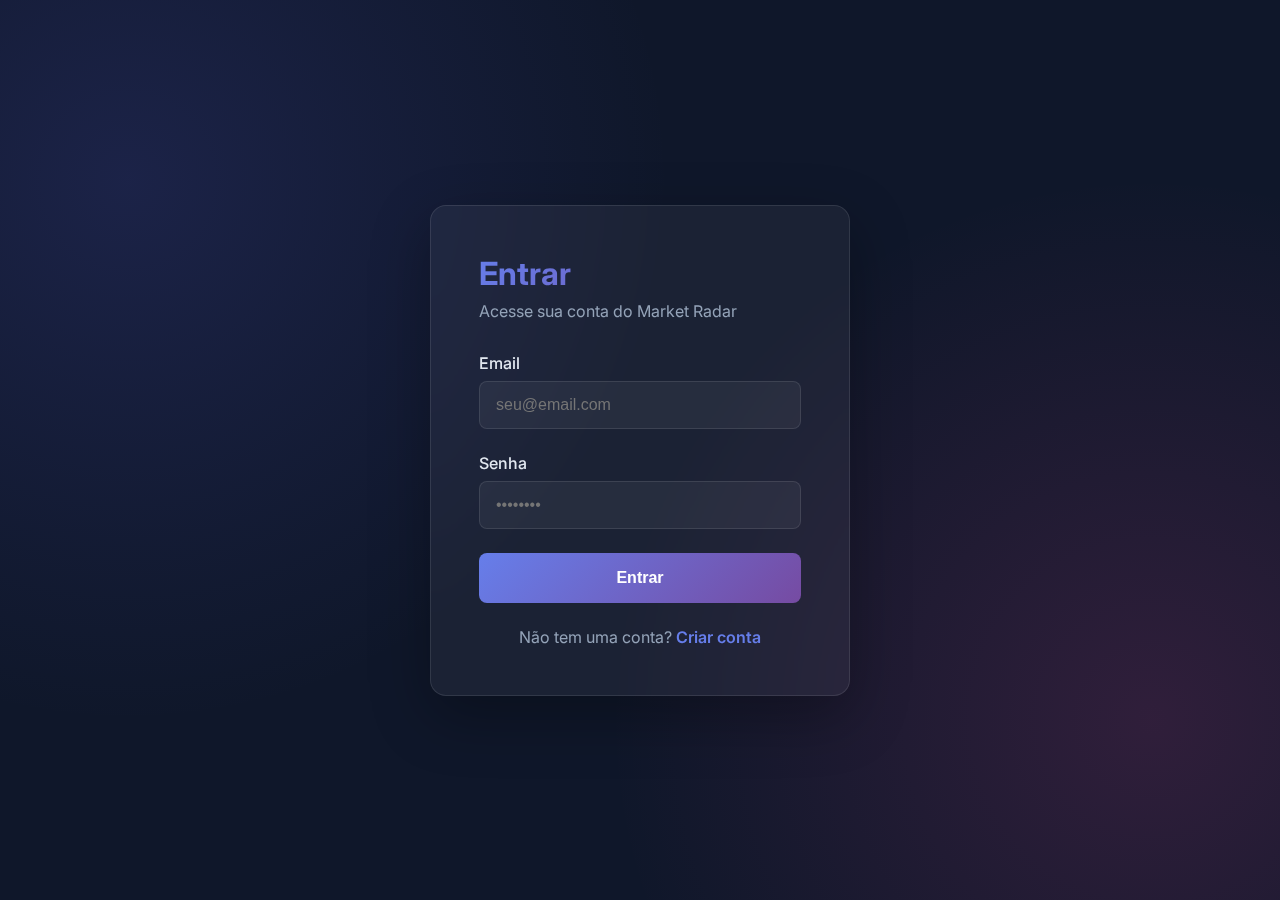
<file: web/login.html>
<!DOCTYPE html>
<html lang="pt-BR">

<head>
    <meta charset="UTF-8">
    <meta name="viewport" content="width=device-width, initial-scale=1.0">
    <title>Login - Market Radar</title>
    <link rel="preconnect" href="https://fonts.googleapis.com">
    <link rel="preconnect" href="https://fonts.gstatic.com" crossorigin>
    <link href="https://fonts.googleapis.com/css2?family=Inter:wght@300;400;500;600;700;800&display=swap"
        rel="stylesheet">
    <link rel="stylesheet" href="style.css">
    <style>
        .auth-container {
            display: flex;
            align-items: center;
            justify-content: center;
            min-height: 100vh;
            padding: 2rem;
        }

        .auth-card {
            background: rgba(255, 255, 255, 0.05);
            backdrop-filter: blur(10px);
            border: 1px solid rgba(255, 255, 255, 0.1);
            border-radius: 16px;
            padding: 3rem;
            max-width: 420px;
            width: 100%;
            box-shadow: 0 20px 60px rgba(0, 0, 0, 0.3);
        }

        .auth-card h2 {
            margin: 0 0 0.5rem 0;
            font-size: 2rem;
            background: linear-gradient(135deg, #667eea 0%, #764ba2 100%);
            -webkit-background-clip: text;
            -webkit-text-fill-color: transparent;
        }

        .auth-card p {
            color: #94a3b8;
            margin-bottom: 2rem;
        }

        .form-group {
            margin-bottom: 1.5rem;
        }

        .form-group label {
            display: block;
            margin-bottom: 0.5rem;
            color: #e2e8f0;
            font-weight: 500;
        }

        .form-group input {
            width: 100%;
            padding: 0.875rem 1rem;
            background: rgba(255, 255, 255, 0.05);
            border: 1px solid rgba(255, 255, 255, 0.1);
            border-radius: 8px;
            color: #ffffff;
            font-size: 1rem;
            transition: all 0.3s ease;
        }

        .form-group input:focus {
            outline: none;
            border-color: #667eea;
            background: rgba(255, 255, 255, 0.08);
        }

        .btn-auth {
            width: 100%;
            padding: 1rem;
            background: linear-gradient(135deg, #667eea 0%, #764ba2 100%);
            border: none;
            border-radius: 8px;
            color: white;
            font-size: 1rem;
            font-weight: 600;
            cursor: pointer;
            transition: transform 0.2s ease;
        }

        .btn-auth:hover {
            transform: translateY(-2px);
        }

        .btn-auth:active {
            transform: translateY(0);
        }

        .auth-switch {
            text-align: center;
            margin-top: 1.5rem;
            color: #94a3b8;
        }

        .auth-switch a {
            color: #667eea;
            text-decoration: none;
            font-weight: 600;
        }

        .auth-switch a:hover {
            text-decoration: underline;
        }

        .error-message {
            background: rgba(239, 68, 68, 0.1);
            border: 1px solid rgba(239, 68, 68, 0.3);
            color: #fca5a5;
            padding: 0.875rem;
            border-radius: 8px;
            margin-bottom: 1rem;
            display: none;
        }

        .success-message {
            background: rgba(34, 197, 94, 0.1);
            border: 1px solid rgba(34, 197, 94, 0.3);
            color: #86efac;
            padding: 0.875rem;
            border-radius: 8px;
            margin-bottom: 1rem;
            display: none;
        }
    </style>
</head>

<body>
    <div class="background-gradient"></div>

    <div class="auth-container">
        <div class="auth-card">
            <h2 id="auth-title">Entrar</h2>
            <p id="auth-subtitle">Acesse sua conta do Market Radar</p>

            <div class="error-message" id="error-msg"></div>
            <div class="success-message" id="success-msg"></div>

            <form id="auth-form">
                <div class="form-group" id="name-group" style="display: none;">
                    <label for="name">Nome</label>
                    <input type="text" id="name" placeholder="Seu nome">
                </div>

                <div class="form-group">
                    <label for="email">Email</label>
                    <input type="email" id="email" required placeholder="seu@email.com">
                </div>

                <div class="form-group">
                    <label for="password">Senha</label>
                    <input type="password" id="password" required placeholder="••••••••">
                </div>

                <button type="submit" class="btn-auth" id="submit-btn">Entrar</button>
            </form>

            <div class="auth-switch">
                <span id="switch-text">Não tem uma conta?</span>
                <a href="#" id="switch-link">Criar conta</a>
            </div>
        </div>
    </div>

    <script>
        const API_BASE = window.location.origin;
        let isSignup = false;

        const form = document.getElementById('auth-form');
        const title = document.getElementById('auth-title');
        const subtitle = document.getElementById('auth-subtitle');
        const submitBtn = document.getElementById('submit-btn');
        const switchText = document.getElementById('switch-text');
        const switchLink = document.getElementById('switch-link');
        const nameGroup = document.getElementById('name-group');
        const errorMsg = document.getElementById('error-msg');
        const successMsg = document.getElementById('success-msg');

        // Toggle between login and signup
        switchLink.addEventListener('click', (e) => {
            e.preventDefault();
            isSignup = !isSignup;

            if (isSignup) {
                title.textContent = 'Criar Conta';
                subtitle.textContent = 'Comece a usar o Market Radar';
                submitBtn.textContent = 'Criar Conta';
                switchText.textContent = 'Já tem uma conta?';
                switchLink.textContent = 'Entrar';
                nameGroup.style.display = 'block';
            } else {
                title.textContent = 'Entrar';
                subtitle.textContent = 'Acesse sua conta do Market Radar';
                submitBtn.textContent = 'Entrar';
                switchText.textContent = 'Não tem uma conta?';
                switchLink.textContent = 'Criar conta';
                nameGroup.style.display = 'none';
            }

            hideMessages();
        });

        function hideMessages() {
            errorMsg.style.display = 'none';
            successMsg.style.display = 'none';
        }

        function showError(message) {
            errorMsg.textContent = message;
            errorMsg.style.display = 'block';
            successMsg.style.display = 'none';
        }

        function showSuccess(message) {
            successMsg.textContent = message;
            successMsg.style.display = 'block';
            errorMsg.style.display = 'none';
        }

        // Handle form submission
        form.addEventListener('submit', async (e) => {
            e.preventDefault();
            hideMessages();

            const email = document.getElementById('email').value;
            const password = document.getElementById('password').value;
            const name = document.getElementById('name').value;

            const endpoint = isSignup ? '/api/auth/signup' : '/api/auth/login';
            const payload = isSignup
                ? { email, password, name }
                : { email, password };

            submitBtn.disabled = true;
            submitBtn.textContent = 'Processando...';

            try {
                const response = await fetch(`${API_BASE}${endpoint}`, {
                    method: 'POST',
                    headers: { 'Content-Type': 'application/json' },
                    body: JSON.stringify(payload),
                    credentials: 'include'
                });

                const data = await response.json();

                if (response.ok) {
                    if (isSignup) {
                        showSuccess('Conta criada! Redirecionando...');
                        setTimeout(() => {
                            // Switch to login
                            isSignup = false;
                            switchLink.click();
                        }, 1500);
                    } else {
                        showSuccess('Login bem-sucedido! Redirecionando...');
                        setTimeout(() => {
                            window.location.href = '/';
                        }, 1000);
                    }
                } else {
                    showError(data.error || 'Erro ao processar requisição');
                }
            } catch (error) {
                showError('Erro de conexão. Tente novamente.');
            } finally {
                submitBtn.disabled = false;
                submitBtn.textContent = isSignup ? 'Criar Conta' : 'Entrar';
            }
        });
    </script>
</body>

</html>
</file>
<file: web/style.css>
/* Market Radar Premium SaaS Theme - V2 */
@import url('https://fonts.googleapis.com/css2?family=Inter:wght@300;400;500;600;700;800&display=swap');

:root {
    /* Brand Colors */
    --primary: #6366f1;
    /* Indigo 500 */
    --primary-glow: rgba(99, 102, 241, 0.4);
    --secondary: #ec4899;
    /* Pink 500 */
    --accent: #8b5cf6;
    /* Violet 500 */

    /* Semantic Colors */
    --success: #10b981;
    --warning: #f59e0b;
    --danger: #ef4444;
    --info: #3b82f6;

    /* Backgrounds */
    --bg-dark: #0f172a;
    /* Slate 900 */
    --bg-card: rgba(30, 41, 59, 0.7);
    /* Slate 800 with opacity */
    --bg-card-hover: rgba(30, 41, 59, 0.9);

    /* Text */
    --text-main: #f8fafc;
    --text-muted: #94a3b8;

    /* Effects */
    --glass-border: 1px solid rgba(255, 255, 255, 0.08);
    --glass-shadow: 0 8px 32px 0 rgba(0, 0, 0, 0.3);
    --backdrop-blur: blur(12px);
}

* {
    box-sizing: border-box;
    margin: 0;
    padding: 0;
}

body {
    font-family: 'Inter', sans-serif;
    background-color: var(--bg-dark);
    color: var(--text-main);
    min-height: 100vh;
    overflow-x: hidden;
    /* Deep animated gradient background */
    background-image:
        radial-gradient(circle at 10% 20%, rgba(99, 102, 241, 0.15) 0%, transparent 40%),
        radial-gradient(circle at 90% 80%, rgba(236, 72, 153, 0.15) 0%, transparent 40%);
}

/* --- Layout --- */
.app-container {
    max-width: 1200px;
    margin: 0 auto;
    padding: 1.5rem;
    padding-bottom: 6rem;
    /* Space for mobile nav */
}

/* Header Cleanup */
header {
    display: flex;
    justify-content: space-between;
    align-items: center;
    padding-bottom: 2rem;
    margin-bottom: 1rem;
    border-bottom: 1px solid rgba(255, 255, 255, 0.05);
}

.brand {
    font-size: 1.5rem;
    font-weight: 800;
    background: linear-gradient(135deg, #fff 0%, #cbd5e1 100%);
    -webkit-background-clip: text;
    -webkit-text-fill-color: transparent;
    letter-spacing: -0.02em;
}

.user-profile {
    display: flex;
    align-items: center;
    gap: 0.75rem;
    font-size: 0.9rem;
    color: var(--text-muted);
    background: rgba(255, 255, 255, 0.03);
    padding: 0.5rem 1rem;
    border-radius: 2rem;
    border: var(--glass-border);
}

/* --- Opportunity Cards Grid --- */
.opportunities-grid {
    display: grid;
    grid-template-columns: repeat(auto-fill, minmax(340px, 1fr));
    gap: 1.5rem;
}

/* Mobile: Single Column */
@media (max-width: 768px) {
    .opportunities-grid {
        grid-template-columns: 1fr;
    }

    .app-container {
        padding: 1rem;
    }
}

/* --- SaaS Card Component --- */
.opp-card {
    background: var(--bg-card);
    backdrop-filter: var(--backdrop-blur);
    border: var(--glass-border);
    border-radius: 1.25rem;
    padding: 1.5rem;
    transition: all 0.3s cubic-bezier(0.4, 0, 0.2, 1);
    position: relative;
    overflow: hidden;
    box-shadow: 0 4px 6px -1px rgba(0, 0, 0, 0.1);
}

.opp-card:hover {
    transform: translateY(-4px);
    box-shadow: var(--glass-shadow);
    background: var(--bg-card-hover);
    border-color: rgba(99, 102, 241, 0.3);
}

/* Card Header: Score & Badge */
.card-header {
    display: flex;
    justify-content: space-between;
    align-items: flex-start;
    margin-bottom: 1.25rem;
}

.score-badge {
    text-align: center;
}

.score-value {
    font-size: 2.5rem;
    font-weight: 800;
    line-height: 1;
    letter-spacing: -0.05em;
}

.score-label {
    font-size: 0.7rem;
    text-transform: uppercase;
    letter-spacing: 0.05em;
    font-weight: 600;
    margin-top: 0.25rem;
    opacity: 0.8;
}

/* Dynamic Score Colors */
.score-high {
    color: var(--success);
    text-shadow: 0 0 20px rgba(16, 185, 129, 0.3);
}

.score-med {
    color: var(--warning);
    text-shadow: 0 0 20px rgba(245, 158, 11, 0.3);
}

.score-low {
    color: var(--danger);
}

.trend-badge {
    font-size: 0.75rem;
    padding: 0.25rem 0.75rem;
    border-radius: 99px;
    font-weight: 600;
    background: rgba(255, 255, 255, 0.05);
    border: 1px solid rgba(255, 255, 255, 0.1);
    color: var(--text-main);
    display: flex;
    align-items: center;
    gap: 0.25rem;
}

/* Card Body: Title & Image */
.card-body {
    display: flex;
    gap: 1rem;
    margin-bottom: 1.5rem;
}

.product-thumb {
    width: 80px;
    height: 80px;
    border-radius: 0.75rem;
    object-fit: cover;
    background: rgba(0, 0, 0, 0.2);
    border: 1px solid rgba(255, 255, 255, 0.05);
}

.product-info {
    flex: 1;
}

.product-title {
    font-size: 1.1rem;
    font-weight: 600;
    line-height: 1.4;
    margin-bottom: 0.5rem;
    /* Limit lines */
    display: -webkit-box;
    -webkit-line-clamp: 2;
    -webkit-box-orient: vertical;
    overflow: hidden;
}

.product-meta {
    font-size: 0.85rem;
    color: var(--text-muted);
}

/* Strategic Breakdown Bars */
.breakdown-container {
    background: rgba(0, 0, 0, 0.2);
    padding: 1rem;
    border-radius: 1rem;
    margin-bottom: 1rem;
}

.metric-row {
    display: flex;
    align-items: center;
    gap: 0.75rem;
    margin-bottom: 0.6rem;
}

.metric-row:last-child {
    margin-bottom: 0;
}

.metric-label {
    width: 80px;
    font-size: 0.75rem;
    color: var(--text-muted);
    font-weight: 500;
}

.metric-bar-bg {
    flex: 1;
    height: 6px;
    background: rgba(255, 255, 255, 0.1);
    border-radius: 3px;
    overflow: hidden;
}

.metric-bar-fill {
    height: 100%;
    border-radius: 3px;
    background: var(--primary);
    width: 0%;
    /* Animated via JS */
    transition: width 1s ease-out;
}

.metric-value {
    width: 35px;
    font-size: 0.75rem;
    text-align: right;
    font-weight: 600;
}

/* Bottom Actions */
.card-actions {
    display: flex;
    gap: 0.75rem;
    margin-top: auto;
}

.btn {
    flex: 1;
    padding: 0.75rem;
    border-radius: 0.75rem;
    font-size: 0.9rem;
    font-weight: 600;
    text-align: center;
    text-decoration: none;
    cursor: pointer;
    transition: all 0.2s;
    border: none;
    display: flex;
    align-items: center;
    justify-content: center;
    gap: 0.5rem;
}

.btn-primary {
    background: linear-gradient(135deg, var(--primary) 0%, var(--accent) 100%);
    color: white;
    box-shadow: 0 4px 12px rgba(99, 102, 241, 0.3);
}

.btn-primary:hover {
    filter: brightness(1.1);
    transform: translateY(-1px);
}

.btn-outline {
    background: rgba(255, 255, 255, 0.03);
    border: 1px solid rgba(255, 255, 255, 0.1);
    color: var(--text-muted);
}

.btn-outline:hover {
    background: rgba(255, 255, 255, 0.08);
    color: var(--text-main);
}

/* Blur Effect for Free Tier Limits (Future Proofing) */
.premium-lock {
    position: relative;
    filter: blur(4px);
    pointer-events: none;
    user-select: none;
    opacity: 0.6;
}

.lock-overlay {
    position: absolute;
    top: 50%;
    left: 50%;
    transform: translate(-50%, -50%);
    background: rgba(15, 23, 42, 0.9);
    padding: 1rem 2rem;
    border-radius: 2rem;
    border: 1px solid var(--primary);
    color: white;
    font-weight: 700;
    z-index: 10;
    display: flex;
    align-items: center;
    gap: 0.5rem;
    white-space: nowrap;
    box-shadow: 0 20px 50px rgba(0, 0, 0, 0.5);
}

/* Loading Skeleton */
.skeleton {
    background: linear-gradient(90deg, rgba(255, 255, 255, 0.05) 25%, rgba(255, 255, 255, 0.1) 50%, rgba(255, 255, 255, 0.05) 75%);
    background-size: 200% 100%;
    animation: loading 1.5s infinite;
    border-radius: 0.5rem;
}

@keyframes loading {
    0% {
        background-position: 200% 0;
    }

    100% {
        background-position: -200% 0;
    }
}

/* Strategic Badge Colors */
.badge-emerging {
    background: rgba(59, 130, 246, 0.2);
    color: #60a5fa;
    border-color: rgba(59, 130, 246, 0.4);
}

.badge-hot {
    background: rgba(239, 68, 68, 0.2);
    color: #f87171;
    border-color: rgba(239, 68, 68, 0.4);
}

.badge-gap {
    background: rgba(16, 185, 129, 0.2);
    color: #34d399;
    border-color: rgba(16, 185, 129, 0.4);
}
</file>
